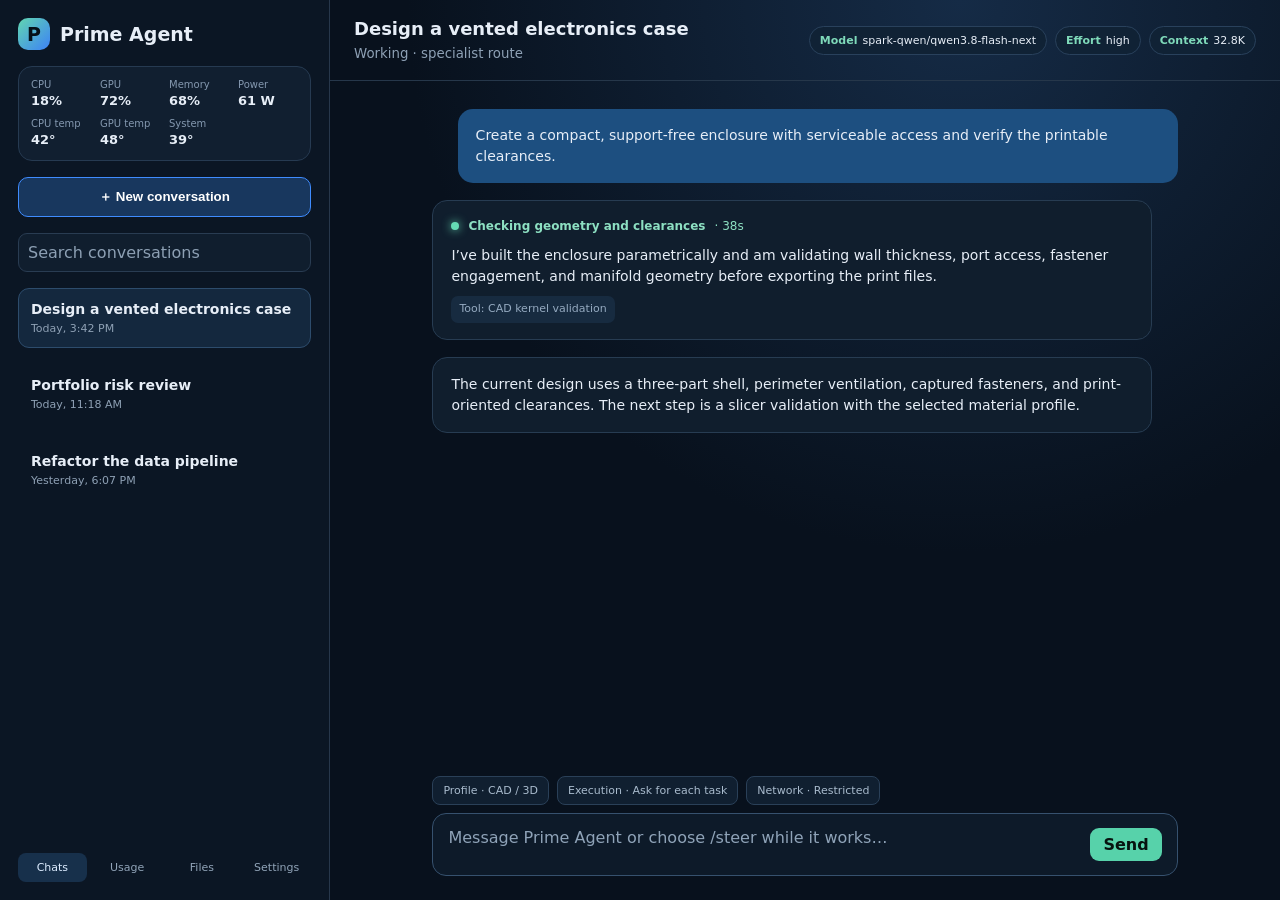
<file: docs/sample/index.html>
<!doctype html>
<html lang="en">
<head>
<meta charset="utf-8">
<meta name="viewport" content="width=device-width,initial-scale=1">
<title>Prime Agent WebUI sample</title>
<style>
:root{color-scheme:dark;font-family:Inter,ui-sans-serif,system-ui,sans-serif;background:#08111d;color:#e7eef7}*{box-sizing:border-box}body{margin:0;background:radial-gradient(circle at 75% 0,#152b46 0,#08111d 42%);height:100vh;overflow:hidden}.app{display:grid;grid-template-columns:330px 1fr;height:100vh}.side{border-right:1px solid #27374b;background:#0b1624;padding:18px;display:flex;flex-direction:column;gap:16px}.brand{display:flex;align-items:center;gap:10px;font-weight:750;font-size:19px}.logo{display:grid;place-items:center;width:32px;height:32px;border-radius:10px;background:linear-gradient(135deg,#61d6b1,#3d82f6);color:#061019}.monitor{background:#111f30;border:1px solid #263a51;border-radius:14px;padding:12px;display:grid;grid-template-columns:repeat(4,1fr);gap:9px}.metric small{display:block;color:#8498af;font-size:10px}.metric b{font-size:13px}.new{border:1px solid #3f8cff;background:#18375e;color:white;border-radius:10px;padding:10px;font-weight:700}.search{background:#101e2e;border:1px solid #293c52;border-radius:9px;padding:9px;color:#8da0b4}.conversation{padding:12px;border-radius:11px;border:1px solid transparent}.conversation.active{background:#14283e;border-color:#2d4c6c}.conversation b{display:block;font-size:14px}.conversation span{display:block;color:#8fa1b5;font-size:11px;margin-top:5px}.nav{margin-top:auto;display:grid;grid-template-columns:repeat(4,1fr);gap:6px}.nav div{text-align:center;padding:8px 2px;border-radius:8px;color:#91a4b8;font-size:11px}.nav .active{background:#17304b;color:#dcecff}.main{display:grid;grid-template-rows:auto 1fr auto}.top{padding:18px 24px;border-bottom:1px solid #26374a;display:flex;justify-content:space-between;align-items:center}.title h1{font-size:18px;margin:0 0 4px}.title small{color:#8ea1b5}.pills{display:flex;gap:8px}.pill{background:#102235;border:1px solid #29415c;border-radius:999px;padding:7px 10px;font-size:11px}.pill b{color:#7fdaba;margin-right:5px}.messages{padding:28px max(34px,8vw);overflow:hidden}.bubble{max-width:720px;border-radius:15px;padding:16px 18px;line-height:1.5;font-size:14px;margin-bottom:17px}.user{margin-left:auto;background:#1d4f80}.assistant{background:#101e2d;border:1px solid #273c52}.progress{display:flex;align-items:center;gap:9px;color:#8de0c2;font-size:12px;margin-bottom:10px}.dot{width:8px;height:8px;background:#65dbb4;border-radius:50%;box-shadow:0 0 10px #65dbb4}.tool{display:inline-block;margin-top:9px;padding:5px 8px;border-radius:7px;background:#172b40;color:#95aac0;font-size:11px}.composer{padding:18px max(34px,8vw) 24px}.policy{display:flex;gap:8px;margin-bottom:8px}.select{border:1px solid #2a4058;background:#101f30;border-radius:8px;padding:7px 10px;color:#a9bbcd;font-size:11px}.prompt{border:1px solid #36516e;background:#0d1a29;border-radius:14px;padding:14px 15px;color:#8fa3b8;display:flex;justify-content:space-between}.send{background:#57d2aa;color:#07130f;border-radius:9px;padding:7px 13px;font-weight:800}
</style>
</head>
<body><div class="app"><aside class="side"><div class="brand"><span class="logo">P</span>Prime Agent</div><div class="monitor"><div class="metric"><small>CPU</small><b>18%</b></div><div class="metric"><small>GPU</small><b>72%</b></div><div class="metric"><small>Memory</small><b>68%</b></div><div class="metric"><small>Power</small><b>61 W</b></div><div class="metric"><small>CPU temp</small><b>42°</b></div><div class="metric"><small>GPU temp</small><b>48°</b></div><div class="metric"><small>System</small><b>39°</b></div></div><button class="new">＋ New conversation</button><div class="search">Search conversations</div><div class="conversation active"><b>Design a vented electronics case</b><span>Today, 3:42 PM</span></div><div class="conversation"><b>Portfolio risk review</b><span>Today, 11:18 AM</span></div><div class="conversation"><b>Refactor the data pipeline</b><span>Yesterday, 6:07 PM</span></div><div class="nav"><div class="active">Chats</div><div>Usage</div><div>Files</div><div>Settings</div></div></aside><main class="main"><header class="top"><div class="title"><h1>Design a vented electronics case</h1><small>Working · specialist route</small></div><div class="pills"><span class="pill"><b>Model</b>spark-qwen/qwen3.8-flash-next</span><span class="pill"><b>Effort</b>high</span><span class="pill"><b>Context</b>32.8K</span></div></header><section class="messages"><div class="bubble user">Create a compact, support-free enclosure with serviceable access and verify the printable clearances.</div><div class="bubble assistant"><div class="progress"><span class="dot"></span><strong>Checking geometry and clearances</strong> · 38s</div>I’ve built the enclosure parametrically and am validating wall thickness, port access, fastener engagement, and manifold geometry before exporting the print files.<br><span class="tool">Tool: CAD kernel validation</span></div><div class="bubble assistant">The current design uses a three-part shell, perimeter ventilation, captured fasteners, and print-oriented clearances. The next step is a slicer validation with the selected material profile.</div></section><footer class="composer"><div class="policy"><span class="select">Profile · CAD / 3D</span><span class="select">Execution · Ask for each task</span><span class="select">Network · Restricted</span></div><div class="prompt"><span>Message Prime Agent or choose /steer while it works…</span><span class="send">Send</span></div></footer></main></div></body></html>
</file>
